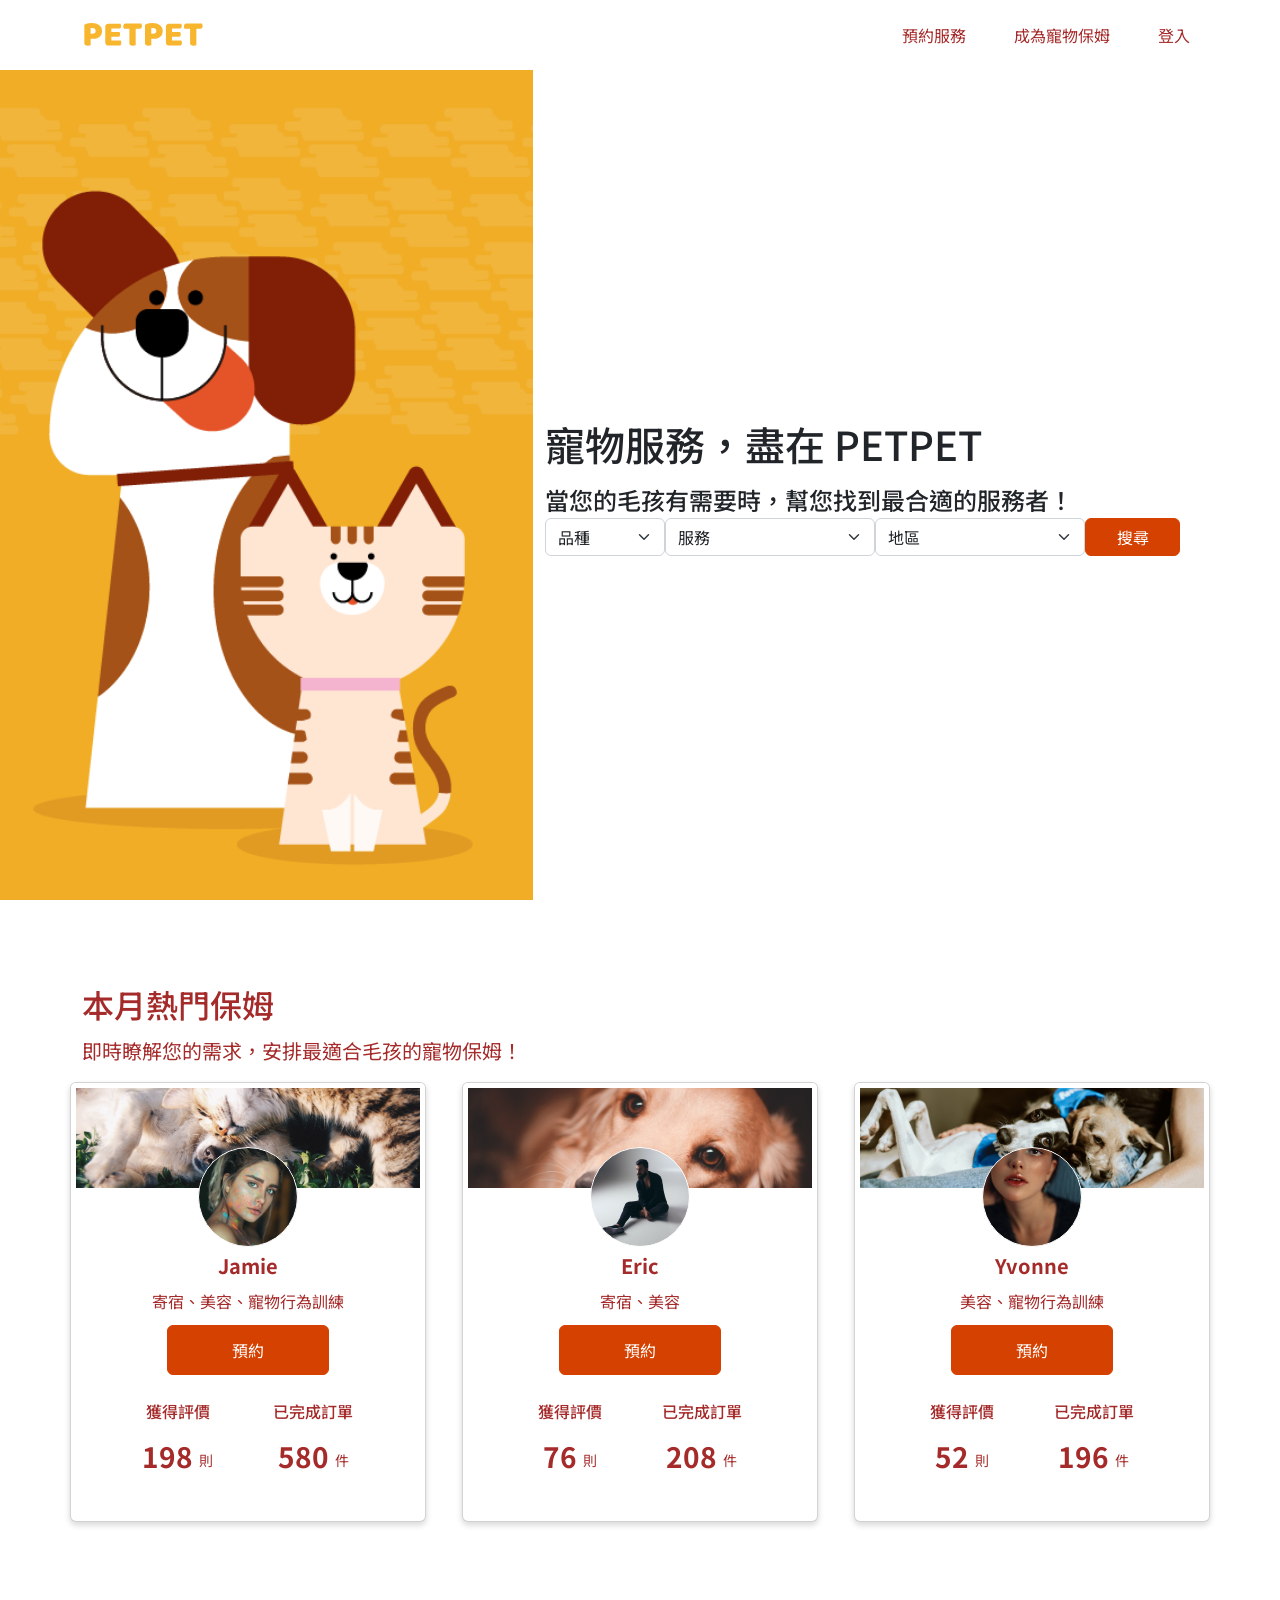
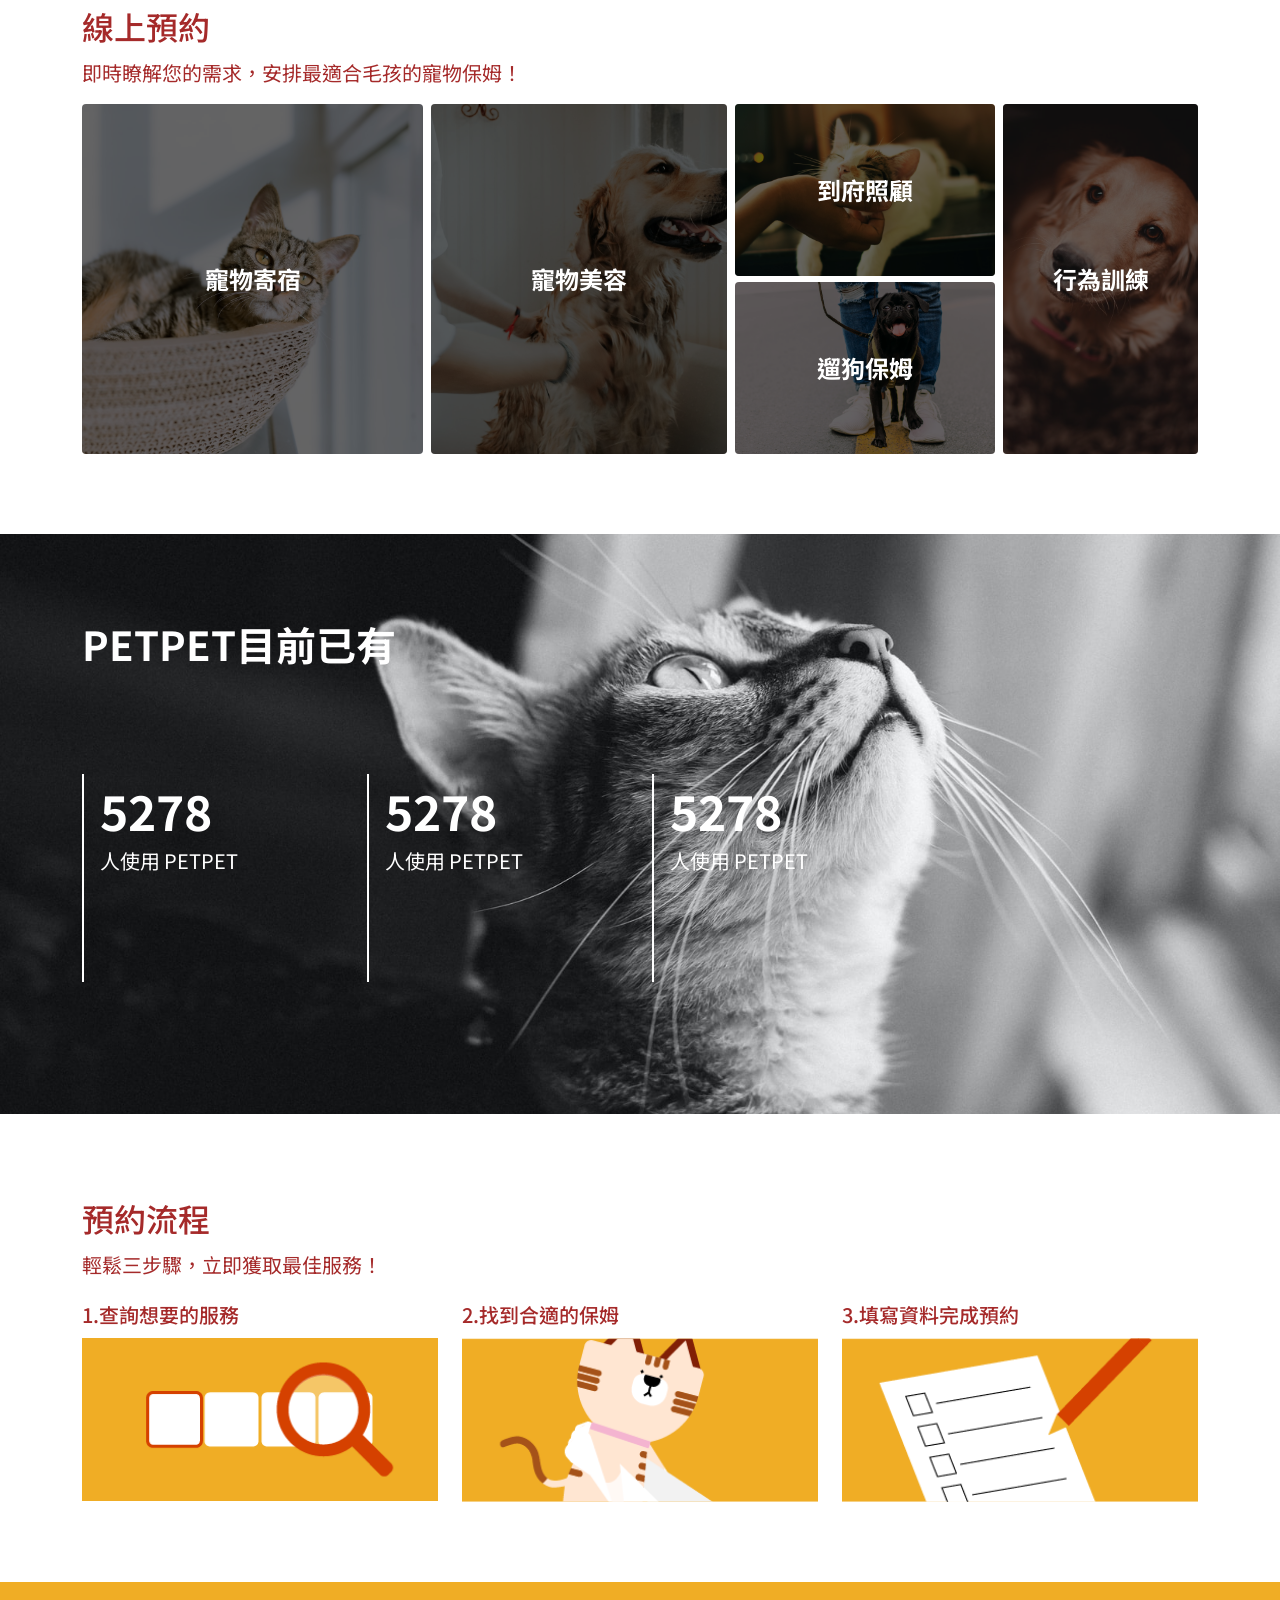
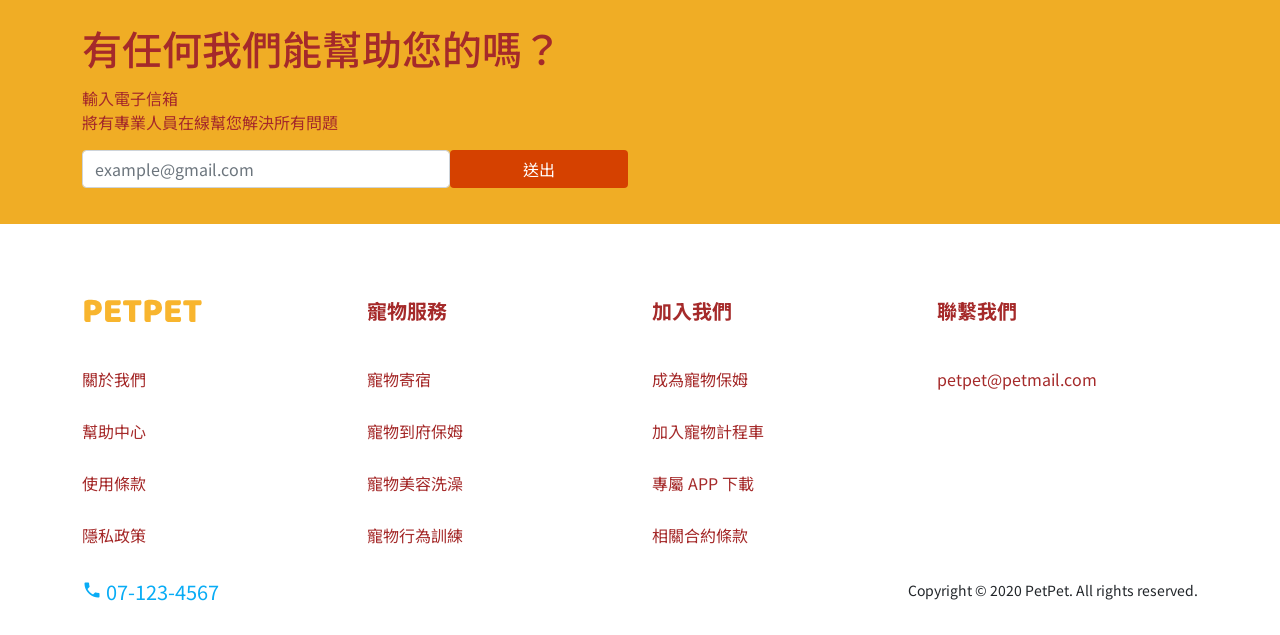
<file: index.html>
<!DOCTYPE html>
<html lang="en">

<head>
  <meta charset="UTF-8">
  <meta name="viewport" content="width=device-width, initial-scale=1.0">
  <meta http-equiv="X-UA-Compatible" content="ie=edge">
  <title>
    Boostrap Index
  </title>
  <link rel="preconnect" href="https://fonts.googleapis.com">
  <link rel="preconnect" href="https://fonts.gstatic.com" crossorigin>
  <link href="https://fonts.googleapis.com/icon?family=Material+Icons"
      rel="stylesheet">
  <link href="https://fonts.googleapis.com/css2?family=Baloo+Thambi+2&family=Noto+Sans+TC:wght@100;300;400;500;700;900&family=Roboto:wght@100;300;400;500;700;900&display=swap" rel="stylesheet">
  <link rel="stylesheet" href="https://cdnjs.cloudflare.com/ajax/libs/font-awesome/5.13.0/css/all.min.css" />
  <link rel="stylesheet" href="./assets/style/all.css">
</head>

<body>
  <nav class="navbar navbar-expand-md navbar-light bg-white fixed-top">
    <div class="container-lg d-flex justify-content-between align-items-center">
      <!-- logo -->
      <div class="nav-block d-block d-lg-none "></div>
      <h1 class="mb-0">
        <a class="logo-img " href="https://piskesocute.github.io/week8/">PETPET</a>
      </h1>
      
      <!-- 三明治 -->
      <button class="navbar-toggler navbar-ham" type="button" data-bs-toggle="collapse" data-bs-target="#navbarSupportedContent" aria-controls="navbarSupportedContent" aria-expanded="false" aria-label="Toggle navigation">
        <div class="navbar-icon"></div>
        <div class="navbar-icon my-2"></div>
        <div class="navbar-icon"></div>
      </button>
      <!-- 選單 -->
      <div class="collapse w-100 navbar-collapse " id="navbarSupportedContent">
        <ul class="navbar-nav ms-auto mb-2 mb-lg-0 text-center">
          <li class="nav-item">
            <a class="nav-link text-brown " href="#">預約服務</a>
          </li>
          <li class="nav-item mx-md-8">
            <a class="nav-link text-brown" href="#" >
              成為寵物保姆
            </a>
          </li>
          <li class="nav-item">
            <a class="nav-link text-brown"  href="https://piskesocute.github.io/week8/login.html">登入</a>
          </li>
        </ul>
      </div>
    </div>
  </nav>
  
<header class="bg-white header">
  <div class="container-fluid">
    <div class="row align-items-center">
      <div class="header-img col-12 col-lg-5"></div>
      <div class="col-12 col-lg-7 bg-white">
        <div
          class="select-box mt-7 mt-lg-0 justify-content-center align-items-center"
        >
          <h2 class="select-box-title text-center text-lg-start">
            寵物服務，盡在 PETPET
          </h2>
          <h3 class="select-box-slogan-lg d-none d-lg-block">
            當您的毛孩有需要時，幫您找到最合適的服務者！
          </h3>
          <h3
            class="select-box-slogan d-block d-lg-none text-center mt-2 mb-5 my-lg-0"
          >
            當您的毛孩有需要時，<br />幫您找到最合適的服務者！
          </h3>
          <div
            class="w-100 w-sm-50 w-lg-100 my-0 mx-auto d-flex justify-content-center justify-content-xl-start flex-wrap"
          >
            <select class="form-select select-race" aria-label="race">
              <option selected>品種</option>
              <option value="1">One</option>
              <option value="2">Two</option>
              <option value="3">Three</option>
            </select>
            <select class="form-select select-serve" aria-label="serve">
              <option selected>服務</option>
              <option value="1">One</option>
              <option value="2">Two</option>
              <option value="3">Three</option>
            </select>
            <select class="form-select select-aria" aria-label="aria">
              <option selected>地區</option>
              <option value="1">One</option>
              <option value="2">Two</option>
              <option value="3">Three</option>
            </select>
            <button
              type="button"
              class="btn btn-org text-white mt-4 mt-xl-0 select-btn"
            >
              搜尋
            </button>
          </div>
        </div>
      </div>
    </div>
  </div>
</header>

<section class="reserve mt-60 mt-lg-12">
  <div class="container-lg">
    <h2 class="fs-2 lh-base text-brown">本月熱門保姆</h2>
    <p class="fs-5 lh-base text-brown">
      即時瞭解您的需求，安排最適合毛孩的寵物保姆！
    </p>
    <div class="row">
      <div class="col-12 col-sm-4 ps-lg-0 pe-lg-6">
        <div class="card h-100 reserve-card">
          <img
            src="./assets/images/index-2.jpeg"
            class="card-img-top reserve-card-bg"
            alt="index-2"
            style="object-position: 50% 50%"
          />
          <div class="card-body">
            <div class="position-relative w-100 mt-54">
              <img
                class="babysitter"
                src="./assets/images/person-1.png"
                alt=""
              />
            </div>
            <h5 class="pt-1 text-brown text-center fs-5 lh-base fw-bold">
              Jamie
            </h5>
            <p class="text-brown text-center fs-7 lh-base mt1 mb-3">
              寄宿、美容、寵物行為訓練
            </p>
            <div class="w-100 d-flex justify-content-center">
              <button type="button" href="#" class="btn btn-org py-3 px-10">
                預約
              </button>
            </div>
            <div
              class="w-100 text-brown mt-6 mb-7 d-flex justify-content-center align-items-center"
            >
              <div class="mr-reserve-text">
                <h4 class="fs-7 lh-base text-center mb-3">獲得評價</h4>
                <p class="fs-3 lh-base text-center fw-bold">
                  198
                  <span class="fs-8 lh-base text-center align-middle fw-normal"
                    >則</span
                  >
                </p>
              </div>
              <div class="">
                <h4 class="fs-7 lh-base text-center mb-3">已完成訂單</h4>
                <p class="fs-3 lh-base text-center fw-bold">
                  580
                  <span class="fs-8 lh-base text-center align-middle fw-normal"
                    >件</span
                  >
                </p>
              </div>
            </div>
          </div>
        </div>
      </div>
      <div class="col-12 col-sm-4">
        <div class="card h-100 reserve-card">
          <img
            src="./assets/images/index-3.jpeg"
            class="card-img-top reserve-card-bg"
            alt="index-2"
            style="object-position: 50% 28%"
          />
          <div class="card-body">
            <div class="position-relative w-100 mt-54">
              <img
                class="babysitter"
                src="./assets/images/person-2.png"
                alt=""
              />
            </div>
            <h5 class="pt-1 text-brown text-center fs-5 lh-base fw-bold">
              Eric
            </h5>
            <p class="text-brown text-center fs-7 lh-base mt1 mb-3">
              寄宿、美容
            </p>
            <div class="w-100 d-flex justify-content-center">
              <button type="button" href="#" class="btn btn-org py-3 px-10">
                預約
              </button>
            </div>
            <div
              class="w-100 text-brown mt-6 mb-7 d-flex justify-content-center align-items-center"
            >
              <div class="mr-reserve-text">
                <h4 class="fs-7 lh-base text-center mb-3">獲得評價</h4>
                <p class="fs-3 lh-base text-center fw-bold">
                  76
                  <span class="fs-8 lh-base text-center align-middle fw-normal"
                    >則</span
                  >
                </p>
              </div>
              <div class="">
                <h4 class="fs-7 lh-base text-center mb-3">已完成訂單</h4>
                <p class="fs-3 lh-base text-center fw-bold">
                  208
                  <span class="fs-8 lh-base text-center align-middle fw-normal"
                    >件</span
                  >
                </p>
              </div>
            </div>
          </div>
        </div>
      </div>
      <div class="col-12 col-sm-4 pe-lg-0 ps-lg-6">
        <div class="card h-100 reserve-card">
          <img
            src="./assets/images/index-4.jpeg"
            class="card-img-top reserve-card-bg"
            alt="index-2"
            style="object-position: 50% 60%"
          />
          <div class="card-body">
            <div class="position-relative w-100 mt-54">
              <img
                class="babysitter"
                src="./assets/images/person-3.png"
                alt=""
              />
            </div>
            <h5 class="pt-1 text-brown text-center fs-5 lh-base fw-bold">
              Yvonne
            </h5>
            <p class="text-brown text-center fs-7 lh-base mt1 mb-3">
              美容、寵物行為訓練
            </p>
            <div class="w-100 d-flex justify-content-center">
              <button type="button" href="#" class="btn btn-org py-3 px-10">
                預約
              </button>
            </div>
            <div
              class="w-100 text-brown mt-6 mb-7 d-flex justify-content-center align-items-center"
            >
              <div class="mr-reserve-text">
                <h4 class="fs-7 lh-base text-center mb-3">獲得評價</h4>
                <p class="fs-3 lh-base text-center fw-bold">
                  52
                  <span class="fs-8 lh-base text-center align-middle fw-normal"
                    >則</span
                  >
                </p>
              </div>
              <div class="">
                <h4 class="fs-7 lh-base text-center mb-3">已完成訂單</h4>
                <p class="fs-3 lh-base text-center fw-bold">
                  196
                  <span class="fs-8 lh-base text-center align-middle fw-normal"
                    >件</span
                  >
                </p>
              </div>
            </div>
          </div>
        </div>
      </div>
    </div>
  </div>
</section>

<section class="action mt-850 mt-lg-12">
  <div class="container-lg">
    <h2 class="fs-2 lh-base text-brown">線上預約</h2>
    <p class="fs-5 lh-base text-brown">
      即時瞭解您的需求，安排最適合毛孩的寵物保姆！
    </p>
    <div
      class="action-btn-box d-flex justify-content-between gap-2 flex-wrap flex-md-nowrap"
    >
      <div class="action-btn1">
        <p class="action-text">寵物寄宿</p>
        <div class="action-btn-shodow"></div>
      </div>
      <div class="action-btn2">
        <p class="action-text">寵物美容</p>
        <div class="action-btn-shodow"></div>
      </div>
      <div class="action-btn3-box">
        <div class="action-btn3-1">
          <p class="action-text">到府照顧</p>
          <div class="action-btn-shodow"></div>
        </div>
        <div class="action-btn3-2">
          <p class="action-text">遛狗保姆</p>
          <div class="action-btn-shodow"></div>
        </div>
      </div>
      <div class="action-btn4">
        <p class="action-text">行為訓練</p>
        <div class="action-btn-shodow"></div>
      </div>
    </div>
  </div>
</section>

<section class="info mt-60 mt-lg-12">
  <div class="container-lg pt-60 pt-lg-12">
    <h2 class="info-title text-white fw-bold">PETPET目前已有</h2>
    <div
      class="row info-box justify-content-center justify-content-md-start align-items-center flex-wrap"
    >
      <div class="col-7 col-md-3 mb-12 mb-md-0">
        <div class="info-text-box">
          <h3 class="fs-48 lh-base text-white fw-bold mb-0">5278</h3>
          <p class="fs-5 lh-base mb-0 pb-4 pb-md-106 text-white">
            人使用 PETPET
          </p>
        </div>
      </div>
      <div class="col-7 col-md-3 mb-12 mb-md-0">
        <div class="info-text-box">
          <h3 class="fs-48 lh-base text-white fw-bold mb-0">5278</h3>
          <p class="fs-5 mb-0 pb-4 lh-base text-white pb-md-106">
            人使用 PETPET
          </p>
        </div>
      </div>
      <div class="col-7 col-md-3 mb-12 mb-md-0">
        <div class="info-text-box">
          <h3 class="fs-48 lh-base text-white fw-bold mb-0">5278</h3>
          <p class="fs-5 mb-0 pb-4 lh-base text-white pb-md-106">
            人使用 PETPET
          </p>
        </div>
      </div>
    </div>
  </div>
</section>

<section class="step mt-60 mt-lg-12">
  <div class="container-lg">
    <h2 class="fs-2 lh-base text-brown">預約流程</h2>
    <p class="fs-5 lh-base text-brown mb-3 mb-md-5">
      輕鬆三步驟，立即獲取最佳服務！
    </p>
    <div class="row gap-9 gap-md-0 mb-60 mb-md-12">
      <div class="col-12 col-md-4">
        <h3 class="fs-5 lh-base text-brown">1.查詢想要的服務</h3>
        <img class="w-100" src="./assets/images/index-10.png" alt="" />
      </div>
      <div class="col-12 col-md-4">
        <h3 class="fs-5 lh-base text-brown">2.找到合適的保姆</h3>
        <img class="w-100" src="./assets/images/index-11.png" alt="" />
      </div>
      <div class="col-12 col-md-4">
        <h3 class="fs-5 lh-base text-brown">3.填寫資料完成預約</h3>
        <img class="w-100" src="./assets/images/index-12.png" alt="" />
      </div>
    </div>
  </div>
</section>

<section class="subscript mt-60 mt-lg-12 py-825 bg-yellow">
  <div class="container-lg">
    <h2 class="subscript-title text-brown mb-3 mb-md-2">
      有任何我們能幫助您的嗎？
    </h2>
    <p class="subscript-title-info text-brown mb-4">
      輸入電子信箱<br />將有專業人員在線幫您解決所有問題
    </p>
    <div class="subscript-input row">
      <div class="col-6 col-lg-4 pe-0">
        <input
          type="text"
          class="form-control rounded-1"
          placeholder="example@gmail.com"
          aria-label="example@gmail.com"
          aria-describedby="email-input"
        />
      </div>
      <div class="col-6 col-md-3 col-lg-2 ps-0">
        <button
          class="btn bg-org text-white rounded-1 w-100"
          type="button"
          id="email-input"
        >
          送出
        </button>
      </div>
    </div>
  </div>
</section>

<footer class="home-footer pt-2 pt-md-60 pb-6 pb-md-7">
  <div class="container-lg">
    <div class="row pb-0 pb-md-80">
      <div class="col-12 col-md-3 d-flex flex-wrap gap-7">
        <img
          class="footer-logo"
          src="./assets/images/logo.svg"
          alt="footer-logo"
        />
        <a class="d-none d-md-block w-100 text-brown" href="#">關於我們</a>
        <a class="d-none d-md-block w-100 text-brown" href="#">幫助中心</a>
        <a class="d-none d-md-block w-100 text-brown" href="#">使用條款</a>
        <a class="d-none d-md-block w-100 text-brown" href="#">隱私政策</a>
      </div>
      <div class="col-md-3 d-md-flex flex-wrap gap-7 d-none">
        <div class="w-100 footer-logo d-flex align-items-center">
          <h2 class="text-brown fw-bold fs-5 lh-base mb-0">寵物服務</h2>
        </div>
        <a class="w-100 text-brown" href="#">寵物寄宿</a>
        <a class="w-100 text-brown" href="#">寵物到府保姆</a>
        <a class="w-100 text-brown" href="#">寵物美容洗澡</a>
        <a class="w-100 text-brown" href="#">寵物行為訓練</a>
      </div>
      <div class="col-md-3 d-md-flex flex-wrap gap-7 d-none">
        <div class="w-100 footer-logo d-flex align-items-center">
          <h2 class="text-brown fw-bold fs-5 lh-base mb-0">加入我們</h2>
        </div>
        <a class="w-100 text-brown" href="#">成為寵物保姆</a>
        <a class="w-100 text-brown" href="#">加入寵物計程車</a>
        <a class="w-100 text-brown" href="#">專屬 APP 下載</a>
        <a class="w-100 text-brown" href="#">相關合約條款</a>
      </div>
      <div class="col-md-3 d-md-block d-none">
        <div class="w-100 footer-logo d-flex align-items-center mb-7">
          <h2 class="text-brown fw-bold fs-5 lh-base mb-0">聯繫我們</h2>
        </div>
        <a class="w-100 text-brown" href="#">petpet@petmail.com</a>
      </div>
    </div>
    <div class="copy-right row justify-content-start justify-content-md-between align-items-center pt-md-7">
      <a class="d-none d-md-block col-3 fs-5 lh-base " href="tel">
        <i class="material-icons fs-5 lh-base">
        call
        </i>
        07-123-4567</a>
      <p class="col-12 col-md-7 mb-0 text-start  text-md-end fs-8 lh-base">Copyright © 2020 PetPet. All rights reserved.</p>
    </div>
  </div>
</footer>

  
    <script src="./assets/js/vendors.js"></script>
    <script src="./assets/js/all.js"></script>
</body>

</html>
</file>
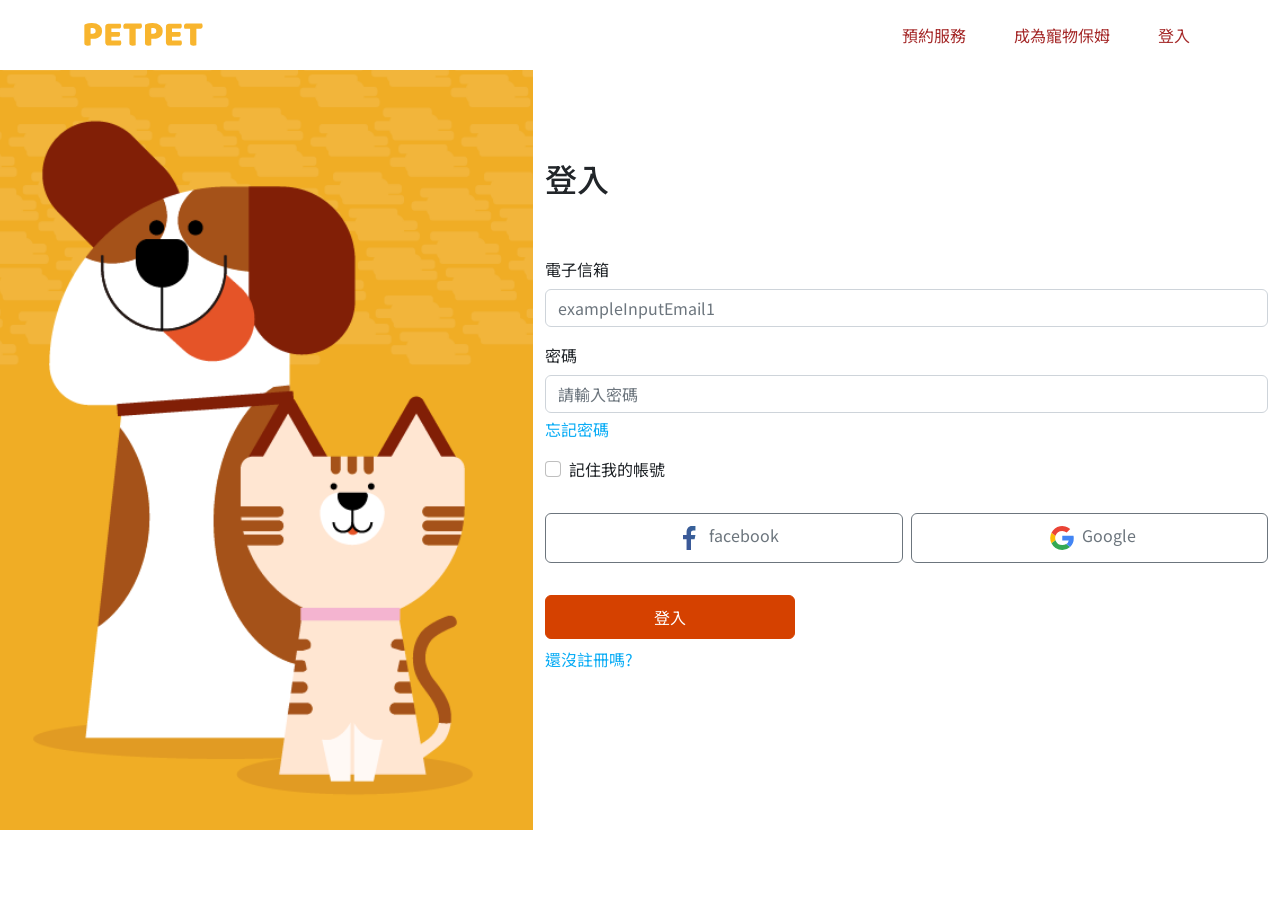
<file: login.html>
<!DOCTYPE html>
<html lang="en">

<head>
  <meta charset="UTF-8">
  <meta name="viewport" content="width=device-width, initial-scale=1.0">
  <meta http-equiv="X-UA-Compatible" content="ie=edge">
  <title>
    Boostrap Index
  </title>
  <link rel="preconnect" href="https://fonts.googleapis.com">
  <link rel="preconnect" href="https://fonts.gstatic.com" crossorigin>
  <link href="https://fonts.googleapis.com/icon?family=Material+Icons"
      rel="stylesheet">
  <link href="https://fonts.googleapis.com/css2?family=Baloo+Thambi+2&family=Noto+Sans+TC:wght@100;300;400;500;700;900&family=Roboto:wght@100;300;400;500;700;900&display=swap" rel="stylesheet">
  <link rel="stylesheet" href="https://cdnjs.cloudflare.com/ajax/libs/font-awesome/5.13.0/css/all.min.css" />
  <link rel="stylesheet" href="./assets/style/all.css">
</head>

<body>
  <nav class="navbar navbar-expand-md navbar-light bg-white fixed-top">
    <div class="container-lg d-flex justify-content-between align-items-center">
      <!-- logo -->
      <div class="nav-block d-block d-lg-none "></div>
      <h1 class="mb-0">
        <a class="logo-img " href="https://piskesocute.github.io/week8/">PETPET</a>
      </h1>
      
      <!-- 三明治 -->
      <button class="navbar-toggler navbar-ham" type="button" data-bs-toggle="collapse" data-bs-target="#navbarSupportedContent" aria-controls="navbarSupportedContent" aria-expanded="false" aria-label="Toggle navigation">
        <div class="navbar-icon"></div>
        <div class="navbar-icon my-2"></div>
        <div class="navbar-icon"></div>
      </button>
      <!-- 選單 -->
      <div class="collapse w-100 navbar-collapse " id="navbarSupportedContent">
        <ul class="navbar-nav ms-auto mb-2 mb-lg-0 text-center">
          <li class="nav-item">
            <a class="nav-link text-brown " href="#">預約服務</a>
          </li>
          <li class="nav-item mx-md-8">
            <a class="nav-link text-brown" href="#" >
              成為寵物保姆
            </a>
          </li>
          <li class="nav-item">
            <a class="nav-link text-brown"  href="https://piskesocute.github.io/week8/login.html">登入</a>
          </li>
        </ul>
      </div>
    </div>
  </nav>
  
<header class="bg-white login">
  <div class="container-fluid">
    <div class="row align-items-center">
      <div class="header-img d-none d-lg-block col-lg-5"></div>

      <div class="col-12 col-lg-7 bg-white login-box">
        <div class="">
          <h2 class="mb-7 mb-md-60">登入</h2>
          <form>
            <div class="mb-4">
              <label for="exampleInputEmail1" class="form-label">電子信箱</label>
              <input type="email" class="form-control" placeholder="exampleInputEmail1" id="exampleInputEmail1" aria-describedby="emailHelp">
            </div>
            <div class="mb-4">
              <label for="exampleInputPassword1" class="form-label">密碼</label>
              <input type="password" class="form-control" placeholder="請輸入密碼" id="exampleInputPassword1">
              <a class="d-block mt-1" href="#">忘記密碼</a>
            </div>

            <div class="mb-7 form-check">
              <label class="form-check-label" for="exampleCheck1">記住我的帳號</label>
              <input type="checkbox" class="form-check-input" id="exampleCheck1">
            </div>
            <div class="social-login d-flex flex-wrap flex-lg-nowrap justify-content-around align-items-center gap-2 mt-8">
              <button type="submit" class="btn btn-outline-secondary w-100 w-lg-50 py-3 py-lg-1">
                <img class="" src="./assets/images/facebook.svg" alt="">facebook</button>
              <button type="submit" class="btn btn-outline-secondary w-100 w-lg-50 py-3 py-lg-1">
                <img class="social-login-icon" src="./assets/images/google.svg" alt="">Google
              </button>
            </div>
            <button type="submit" class="mt-8 btn btn-org text-white d-block login-btn w-100 w-lg-auto">登入</button>
            <a class=" d-block mt-2" href="#">還沒註冊嗎?</a>
          </form>
        </div>
      </div>
    </div>
  </div>
</header>

  
    <script src="./assets/js/vendors.js"></script>
    <script src="./assets/js/all.js"></script>
</body>

</html>
</file>
